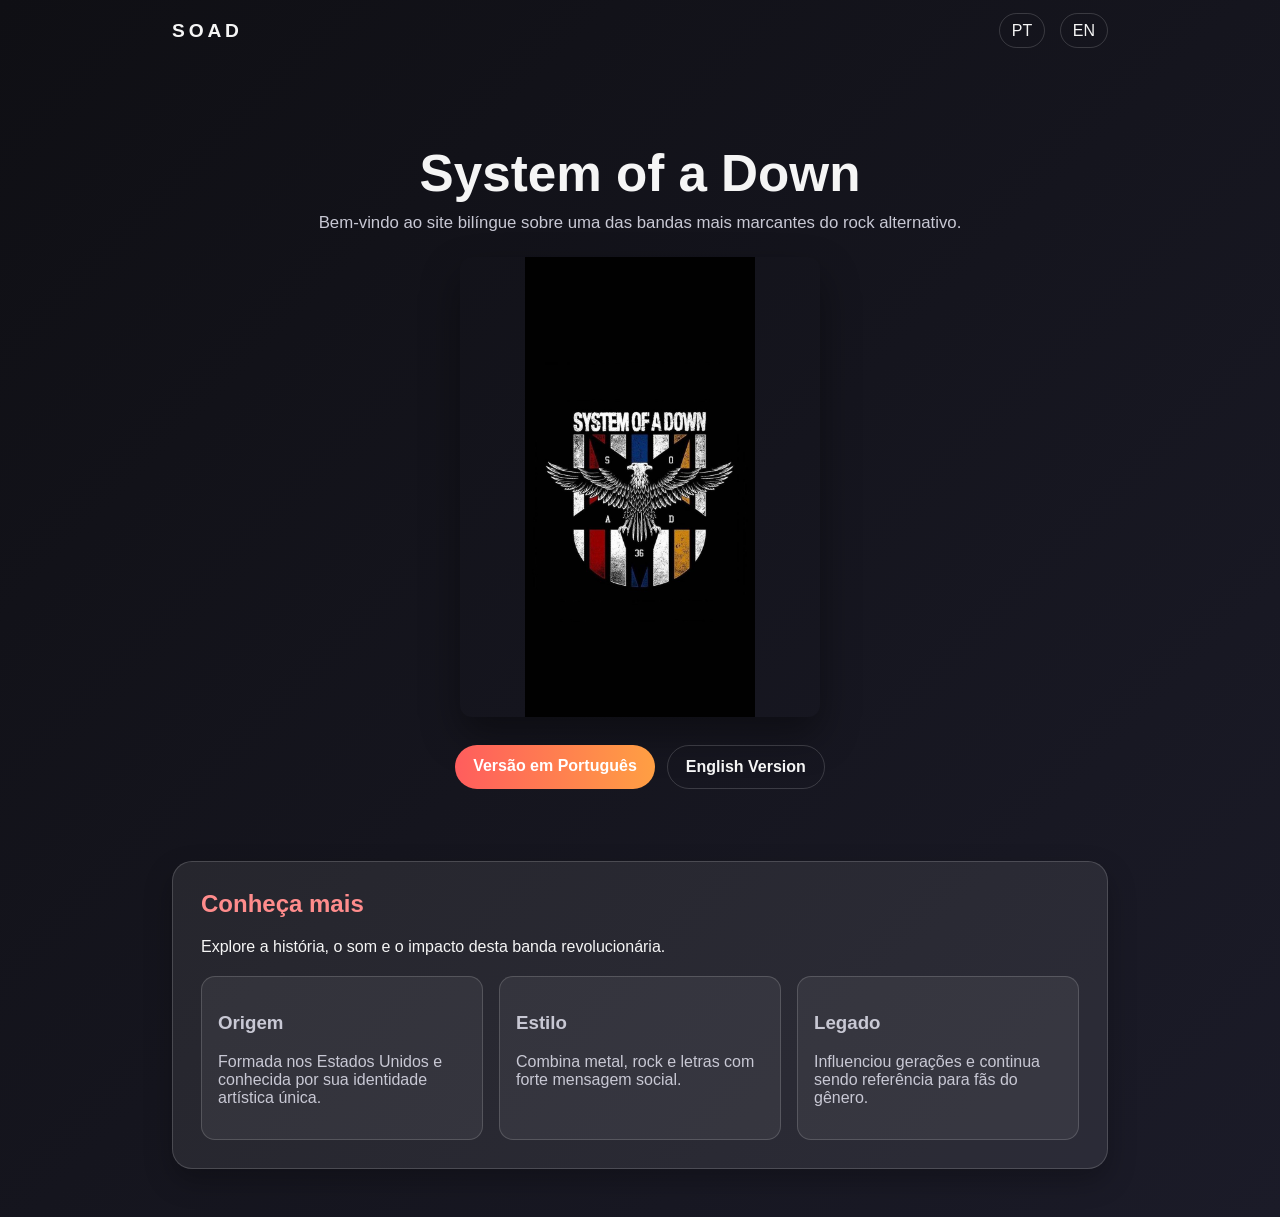
<file: index.html>
<!DOCTYPE html>
<html lang="pt-BR">
<head>
  <meta charset="UTF-8" />
  <meta name="viewport" content="width=device-width, initial-scale=1.0" />
  <title>System of a Down</title>
  <link rel="stylesheet" href="styles.css" />
</head>
<body>
  <nav class="nav">
    <a class="brand" href="index.html">SOAD</a>
    <div class="lang-links">
      <a href="pt.html">PT</a>
      <a href="en.html">EN</a>
    </div>
  </nav>

  <section class="hero">
    <h1>System of a Down</h1>
    <p>Bem-vindo ao site bilíngue sobre uma das bandas mais marcantes do rock alternativo.</p>
    <img class="hero-image" src="img.jpg" alt="Arte da banda System of a Down" />
    <div class="actions">
      <a class="btn primary" href="pt.html">Versão em Português</a>
      <a class="btn secondary" href="en.html">English Version</a>
    </div>
  </section>

  <section class="content">
    <div class="panel">
      <h2>Conheça mais</h2>
      <p>Explore a história, o som e o impacto desta banda revolucionária.</p>
      <div class="cards">
        <div class="card">
          <h3>Origem</h3>
          <p>Formada nos Estados Unidos e conhecida por sua identidade artística única.</p>
        </div>
        <div class="card">
          <h3>Estilo</h3>
          <p>Combina metal, rock e letras com forte mensagem social.</p>
        </div>
        <div class="card">
          <h3>Legado</h3>
          <p>Influenciou gerações e continua sendo referência para fãs do gênero.</p>
        </div>
      </div>
    </div>
  </section>
</body>
</html>
</file>
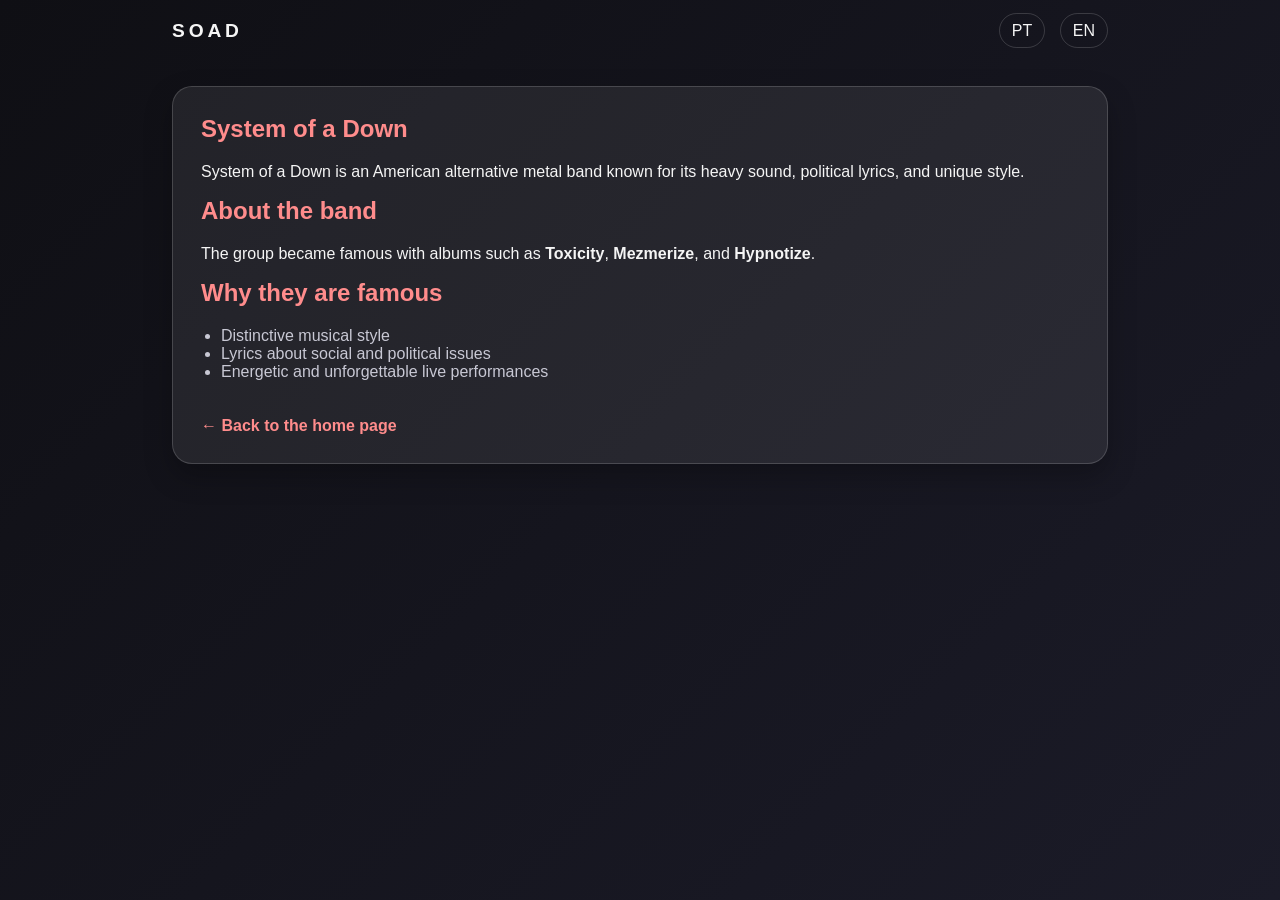
<file: en.html>
<!DOCTYPE html>
<html lang="en">
<head>
  <meta charset="UTF-8" />
  <meta name="viewport" content="width=device-width, initial-scale=1.0" />
  <title>System of a Down - English</title>
  <link rel="stylesheet" href="styles.css" />
</head>
<body>
  <nav class="nav">
    <a class="brand" href="index.html">SOAD</a>
    <div class="lang-links">
      <a href="pt.html">PT</a>
      <a href="en.html">EN</a>
    </div>
  </nav>

  <section class="content">
    <div class="panel">
      <h2>System of a Down</h2>
      <p>System of a Down is an American alternative metal band known for its heavy sound, political lyrics, and unique style.</p>

      <h2>About the band</h2>
      <p>The group became famous with albums such as <strong>Toxicity</strong>, <strong>Mezmerize</strong>, and <strong>Hypnotize</strong>.</p>

      <h2>Why they are famous</h2>
      <ul>
        <li>Distinctive musical style</li>
        <li>Lyrics about social and political issues</li>
        <li>Energetic and unforgettable live performances</li>
      </ul>

      <a class="back-link" href="index.html">← Back to the home page</a>
    </div>
  </section>
</body>
</html>
</file>
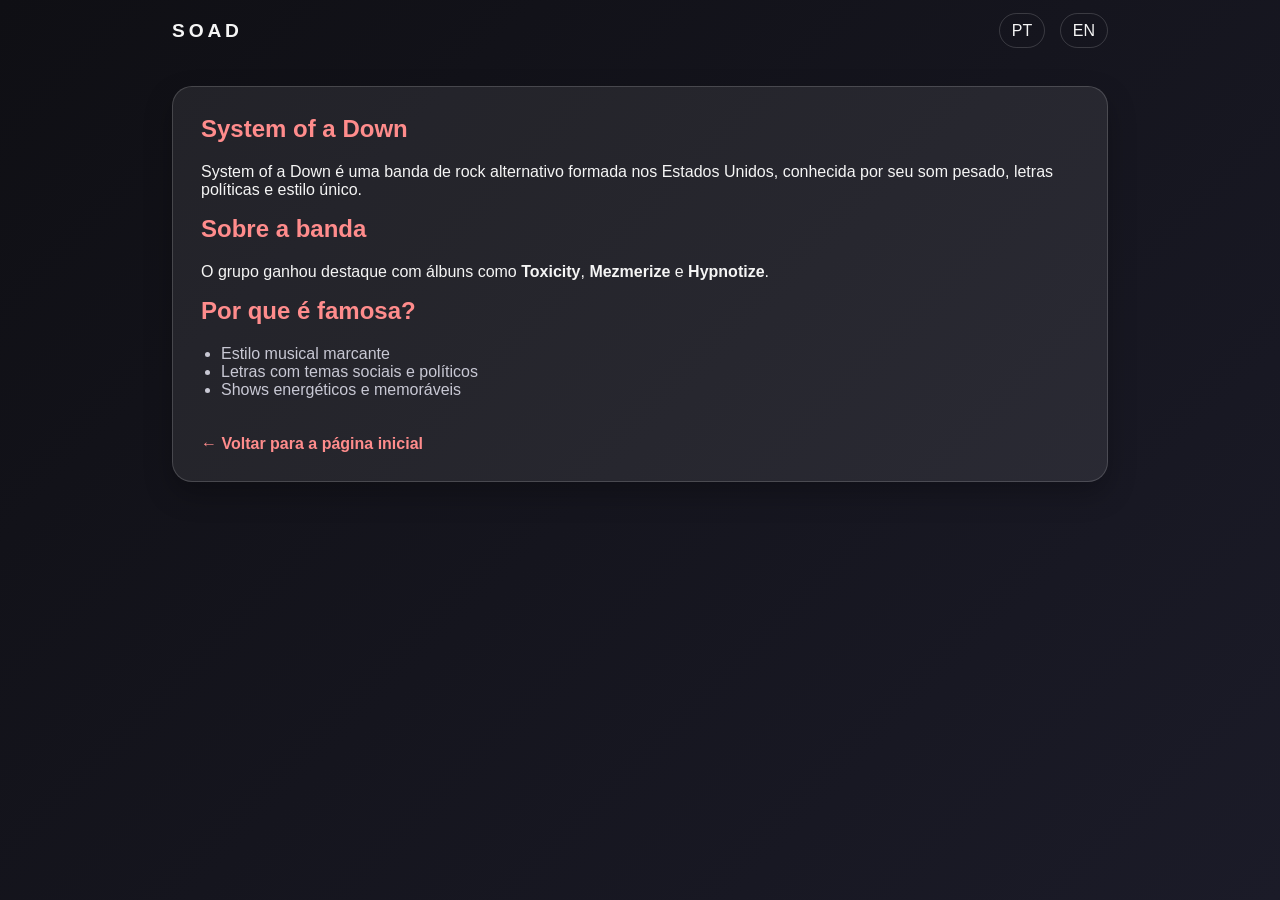
<file: pt.html>
<!DOCTYPE html>
<html lang="pt-BR">
<head>
  <meta charset="UTF-8" />
  <meta name="viewport" content="width=device-width, initial-scale=1.0" />
  <title>System of a Down - Português</title>
  <link rel="stylesheet" href="styles.css" />
</head>
<body>
  <nav class="nav">
    <a class="brand" href="index.html">SOAD</a>
    <div class="lang-links">
      <a href="pt.html">PT</a>
      <a href="en.html">EN</a>
    </div>
  </nav>

  <section class="content">
    <div class="panel">
      <h2>System of a Down</h2>
      <p>System of a Down é uma banda de rock alternativo formada nos Estados Unidos, conhecida por seu som pesado, letras políticas e estilo único.</p>

      <h2>Sobre a banda</h2>
      <p>O grupo ganhou destaque com álbuns como <strong>Toxicity</strong>, <strong>Mezmerize</strong> e <strong>Hypnotize</strong>.</p>

      <h2>Por que é famosa?</h2>
      <ul>
        <li>Estilo musical marcante</li>
        <li>Letras com temas sociais e políticos</li>
        <li>Shows energéticos e memoráveis</li>
      </ul>

      <a class="back-link" href="index.html">← Voltar para a página inicial</a>
    </div>
  </section>
</body>
</html>
</file>
<file: styles.css>
:root {
  --bg: #0f0f14;
  --panel: rgba(255, 255, 255, 0.08);
  --text: #f5f5f5;
  --muted: #c8c8d4;
  --accent: #ff5d5d;
  --accent-2: #ff9f43;
  --border: rgba(255, 255, 255, 0.16);
}

* {
  box-sizing: border-box;
}

body {
  margin: 0;
  font-family: "Segoe UI", Arial, sans-serif;
  background: linear-gradient(135deg, #0f0f14, #1b1b28);
  color: var(--text);
  min-height: 100vh;
}

.nav {
  display: flex;
  justify-content: space-between;
  align-items: center;
  padding: 20px 32px;
  max-width: 1000px;
  margin: 0 auto;
}

.brand {
  font-size: 1.2rem;
  font-weight: 700;
  letter-spacing: 0.2em;
  color: var(--text);
  text-decoration: none;
}

.lang-links a {
  color: var(--text);
  text-decoration: none;
  margin-left: 10px;
  padding: 8px 12px;
  border: 1px solid var(--border);
  border-radius: 999px;
}

.hero,
.content {
  max-width: 1000px;
  margin: 0 auto;
  padding: 24px 32px 48px;
}

.hero {
  text-align: center;
  padding-top: 40px;
}

.hero h1 {
  font-size: clamp(2.2rem, 4vw, 3.2rem);
  margin-bottom: 10px;
}

.hero p {
  color: var(--muted);
  font-size: 1.05rem;
  max-width: 700px;
  margin: 0 auto 24px;
}

.hero-image {
  display: block;
  width: min(100%, 360px);
  max-height: 460px;
  object-fit: contain;
  margin: 0 auto 28px;
  border-radius: 12px;
  box-shadow: 0 18px 38px rgba(0, 0, 0, 0.38);
}

.actions {
  display: flex;
  justify-content: center;
  gap: 12px;
  flex-wrap: wrap;
}

.btn {
  display: inline-block;
  padding: 12px 18px;
  border-radius: 999px;
  text-decoration: none;
  font-weight: 600;
}

.btn.primary {
  background: linear-gradient(90deg, var(--accent), var(--accent-2));
  color: white;
}

.btn.secondary {
  background: transparent;
  color: var(--text);
  border: 1px solid var(--border);
}

.panel {
  background: var(--panel);
  border: 1px solid var(--border);
  border-radius: 20px;
  padding: 28px;
  box-shadow: 0 12px 28px rgba(0, 0, 0, 0.25);
}

.panel h2 {
  margin-top: 0;
  color: #ff8c8c;
}

.cards {
  display: grid;
  grid-template-columns: repeat(3, 1fr);
  gap: 16px;
  margin-top: 20px;
}

.card {
  background: rgba(255,255,255,0.06);
  border: 1px solid var(--border);
  border-radius: 14px;
  padding: 16px;
  color: var(--muted);
}

ul {
  padding-left: 20px;
  color: var(--muted);
}

.back-link {
  display: inline-block;
  margin-top: 20px;
  color: #ff8c8c;
  text-decoration: none;
  font-weight: 600;
}

@media (max-width: 760px) {
  .cards {
    grid-template-columns: 1fr;
  }

  .nav,
  .hero,
  .content {
    padding-left: 18px;
    padding-right: 18px;
  }

  .hero-image {
    max-height: 360px;
  }
}
</file>
